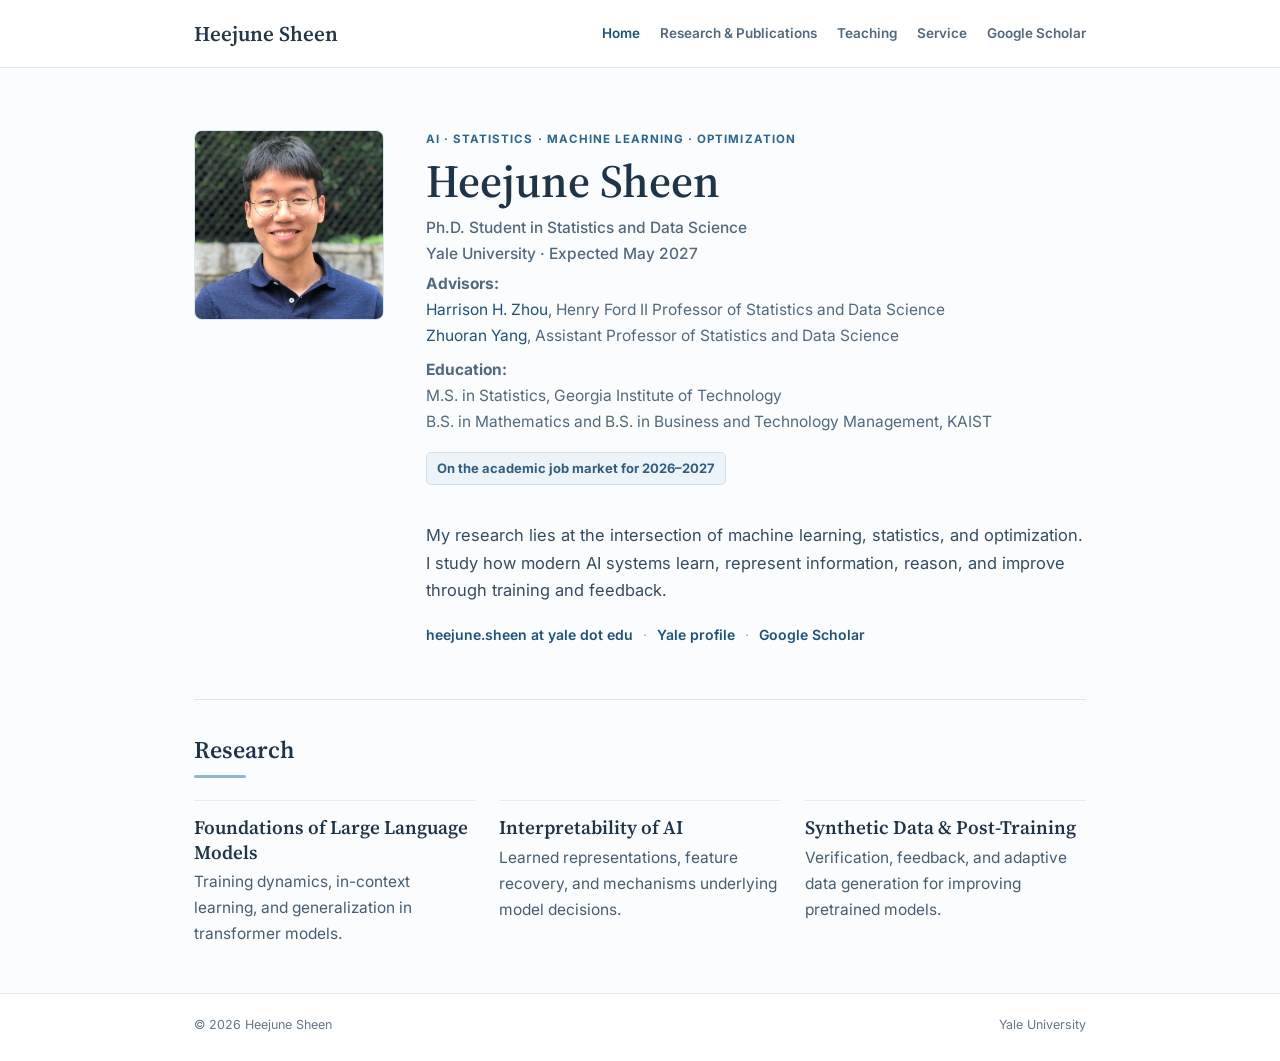
<file: index.html>
<!DOCTYPE html>

<html lang="en">
<head>
<meta charset="utf-8"/>
<meta content="width=device-width, initial-scale=1" name="viewport"/>
<meta content="Heejune Sheen — Ph.D. candidate in Statistics and Data Science at Yale University. Research in machine learning, statistics, optimization, and AI." name="description"/>
<title>Heejune Sheen | Yale Statistics &amp; Data Science</title>
<link href="https://fonts.googleapis.com" rel="preconnect"/>
<link crossorigin="" href="https://fonts.gstatic.com" rel="preconnect"/>
<link href="https://fonts.googleapis.com/css2?family=Inter:wght@400;500;600;700&amp;family=Source+Serif+4:opsz,wght@8..60,500;8..60,600&amp;display=swap" rel="stylesheet"/>
<link href="styles.css" rel="stylesheet">
</link></head>
<body>
<header class="site-header"><div class="nav-wrap">
<a class="brand" href="index.html">Heejune Sheen</a>
<nav aria-label="Primary navigation"><a class="active" href="index.html">Home</a><a href="research.html">Research &amp; Publications</a><a href="teaching.html">Teaching</a><a href="service.html">Service</a><a href="https://scholar.google.com/citations?user=pBkGEyMAAAAJ&amp;hl=en&amp;oi=ao" rel="noopener" target="_blank">Google Scholar</a></nav>
</div></header>
<main class="page-shell">
<section class="home-intro">
<div>
<img alt="Heejune Sheen" class="portrait" src="assets/heejune-sheen.jpg"/>
</div>
<div>
<p class="eyebrow">AI · Statistics · Machine Learning · Optimization</p>
<h1>Heejune Sheen</h1>
<p class="role">Ph.D. Student in Statistics and Data Science<br/>Yale University · Expected May 2027</p>
<p class="advisor"><strong>Advisors:</strong><br/>
<a href="https://medicine.yale.edu/profile/harrison-zhou/" rel="noopener" target="_blank">Harrison H. Zhou</a>, Henry Ford II Professor of Statistics and Data Science<br/>
<a href="https://statistics.yale.edu/people/faculty" rel="noopener" target="_blank">Zhuoran Yang</a>, Assistant Professor of Statistics and Data Science
      </p>
<p class="education"><strong>Education:</strong><br/>
        M.S. in Statistics, Georgia Institute of Technology<br/>
        B.S. in Mathematics and B.S. in Business and Technology Management, KAIST
      </p>
<div class="job-market">On the academic job market for 2026–2027</div>
<p class="lead">My research lies at the intersection of machine learning, statistics, and optimization. I study how modern AI systems learn, represent information, reason, and improve through training and feedback.</p>
<div class="contact-row"> <a href="mailto:heejune.sheen@yale.edu">heejune.sheen at yale dot edu</a>
  <span>·</span><a href="https://statistics.yale.edu/profile/heejune-sheen" rel="noopener" target="_blank">Yale profile</a><span>·</span><a href="https://scholar.google.com/citations?user=pBkGEyMAAAAJ&amp;hl=en&amp;oi=ao" rel="noopener" target="_blank">Google Scholar</a></div>
</div>
</section>
<section class="home-block">
<h2>Research</h2><div class="rule"></div>
<div class="theme-list">
<div class="theme"><h3>Foundations of Large Language Models</h3><p>Training dynamics, in-context learning, and generalization in transformer models.</p></div>
<div class="theme"><h3>Interpretability of AI</h3><p>Learned representations, feature recovery, and mechanisms underlying model decisions.</p></div>
<div class="theme"><h3>Synthetic Data &amp; Post-Training</h3><p>Verification, feedback, and adaptive data generation for improving pretrained models.</p></div>
</div>
</section>

</main>
<footer><div class="footer-inner"><span>© 2026 Heejune Sheen</span><span>Yale University</span></div></footer>
</body></html>
</file>
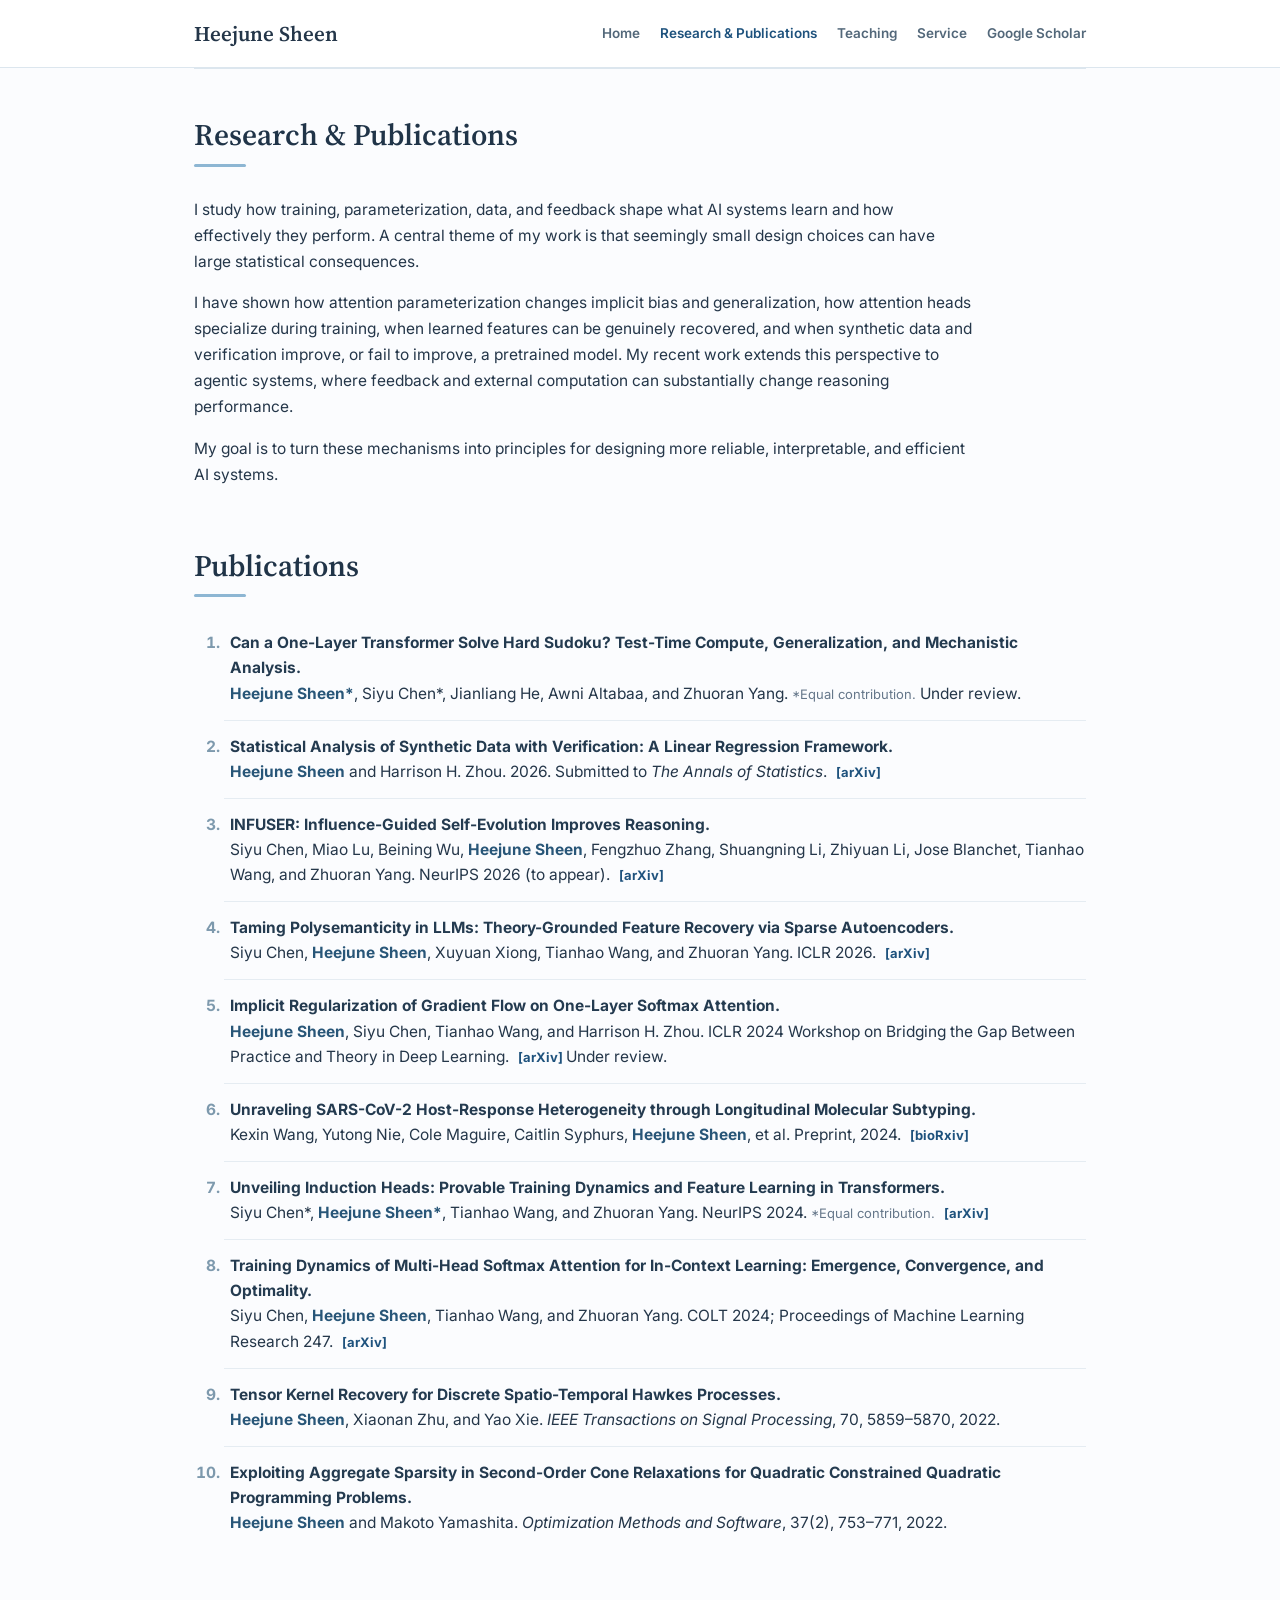
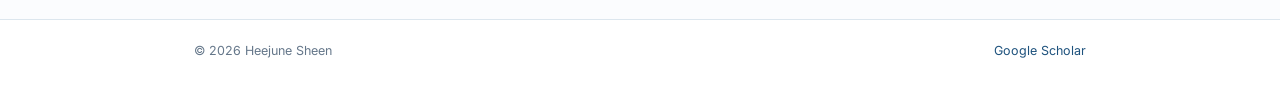
<file: research.html>
<!DOCTYPE html>
<html lang="en">

<head>
  <meta charset="utf-8" />
  <meta content="width=device-width, initial-scale=1" name="viewport" />

  <title>Research &amp; Publications | Heejune Sheen</title>

  <link href="https://fonts.googleapis.com" rel="preconnect" />
  <link crossorigin="" href="https://fonts.gstatic.com" rel="preconnect" />

  <link
    href="https://fonts.googleapis.com/css2?family=Inter:wght@400;500;600;700&amp;family=Source+Serif+4:opsz,wght@8..60,500;8..60,600&amp;display=swap"
    rel="stylesheet"
  />

  <link href="styles.css" rel="stylesheet" />
</head>

<body>

<header class="site-header">
  <div class="nav-wrap">
    <a class="brand" href="index.html">Heejune Sheen</a>

    <nav>
      <a href="index.html">Home</a>

      <a class="active" href="research.html">
        Research &amp; Publications
      </a>

      <a href="teaching.html">Teaching</a>

      <a href="service.html">Service</a>

      <a
        href="https://scholar.google.com/citations?user=pBkGEyMAAAAJ&amp;hl=en&amp;oi=ao"
        rel="noopener"
        target="_blank"
      >
        Google Scholar
      </a>
    </nav>
  </div>
</header>


<main class="page-shell">

  <section class="page-content">

    <div class="page-header">
      <h2>Research &amp; Publications</h2>
      <div class="rule"></div>
    </div>

    <div class="research-section">

      <p>
        I study how training, parameterization, data, and feedback shape what AI systems learn
        and how effectively they perform. A central theme of my work is that seemingly small design choices
        can have large statistical consequences.
      </p>

      <p>
        I have shown how attention parameterization changes implicit bias and generalization,
        how attention heads specialize during training, when learned features can be genuinely
        recovered, and when synthetic data and verification improve, or fail to improve, a
        pretrained model. My recent work extends this perspective to agentic systems, where
        feedback and external computation can substantially change reasoning performance.
      </p>

      <p>
        My goal is to turn these mechanisms into principles for designing more reliable,
        interpretable, and efficient AI systems.
      </p>

    </div>


    <h2 style="margin-top: 60px;">Publications</h2>
    <div class="rule"></div>

    <ol class="pub-list">

      <li>
        <p>
          <strong>
            Can a One-Layer Transformer Solve Hard Sudoku? Test-Time Compute,
            Generalization, and Mechanistic Analysis.
          </strong>
          <br />
          <span class="self">Heejune Sheen*</span>,
          Siyu Chen*, Jianliang He, Awni Altabaa, and Zhuoran Yang.
          <span class="note">*Equal contribution.</span>
          Under review.
        </p>
      </li>

      <li>
        <p>
          <strong>
            Statistical Analysis of Synthetic Data with Verification:
            A Linear Regression Framework.
          </strong>
          <br />
          <span class="self">Heejune Sheen</span>
          and Harrison H. Zhou. 2026.
          Submitted to <em>The Annals of Statistics</em>.
          <a
            href="https://arxiv.org/abs/2610.40254"
            rel="noopener"
            target="_blank"
          >
            [arXiv]
          </a>
        </p>
      </li>

      <li>
        <p>
          <strong>
            INFUSER: Influence-Guided Self-Evolution Improves Reasoning.
          </strong>
          <br />
          Siyu Chen, Miao Lu, Beining Wu,
          <span class="self">Heejune Sheen</span>,
          Fengzhuo Zhang, Shuangning Li, Zhiyuan Li, Jose Blanchet,
          Tianhao Wang, and Zhuoran Yang.
          NeurIPS 2026 (to appear).
          <a
            href="https://arxiv.org/abs/2606.09052"
            rel="noopener"
            target="_blank"
          >
            [arXiv]
          </a>
        </p>
      </li>

      <li>
        <p>
          <strong>
            Taming Polysemanticity in LLMs: Theory-Grounded Feature Recovery
            via Sparse Autoencoders.
          </strong>
          <br />
          Siyu Chen,
          <span class="self">Heejune Sheen</span>,
          Xuyuan Xiong, Tianhao Wang, and Zhuoran Yang.
          ICLR 2026.
          <a
            href="https://arxiv.org/abs/2506.14002"
            rel="noopener"
            target="_blank"
          >
            [arXiv]
          </a>
        </p>
      </li>

      <li>
        <p>
          <strong>
            Implicit Regularization of Gradient Flow on One-Layer Softmax Attention.
          </strong>
          <br />
          <span class="self">Heejune Sheen</span>,
          Siyu Chen, Tianhao Wang, and Harrison H. Zhou.
          ICLR 2024 Workshop on Bridging the Gap Between Practice and Theory
          in Deep Learning.
          <a
            href="https://arxiv.org/abs/2403.08699"
            rel="noopener"
            target="_blank"
          >
            [arXiv]
          </a>
          Under review.
        </p>
      </li>

      <li>
        <p>
          <strong>
            Unraveling SARS-CoV-2 Host-Response Heterogeneity through
            Longitudinal Molecular Subtyping.
          </strong>
          <br />
          Kexin Wang, Yutong Nie, Cole Maguire, Caitlin Syphurs,
          <span class="self">Heejune Sheen</span>, et al.
          Preprint, 2024.
          <a
            href="https://doi.org/10.1101/2024.11.22.624784"
            rel="noopener"
            target="_blank"
          >
            [bioRxiv]
          </a>
        </p>
      </li>

      <li>
        <p>
          <strong>
            Unveiling Induction Heads: Provable Training Dynamics and
            Feature Learning in Transformers.
          </strong>
          <br />
          Siyu Chen*,
          <span class="self">Heejune Sheen*</span>,
          Tianhao Wang, and Zhuoran Yang.
          NeurIPS 2024.
          <span class="note">*Equal contribution.</span>
          <a
            href="https://arxiv.org/abs/2409.10559"
            rel="noopener"
            target="_blank"
          >
            [arXiv]
          </a>
        </p>
      </li>

      <li>
        <p>
          <strong>
            Training Dynamics of Multi-Head Softmax Attention for
            In-Context Learning: Emergence, Convergence, and Optimality.
          </strong>
          <br />
          Siyu Chen,
          <span class="self">Heejune Sheen</span>,
          Tianhao Wang, and Zhuoran Yang.
          COLT 2024; Proceedings of Machine Learning Research 247.
          <a
            href="https://arxiv.org/abs/2402.19442"
            rel="noopener"
            target="_blank"
          >
            [arXiv]
          </a>
        </p>
      </li>

      <li>
        <p>
          <strong>
            Tensor Kernel Recovery for Discrete Spatio-Temporal Hawkes Processes.
          </strong>
          <br />
          <span class="self">Heejune Sheen</span>,
          Xiaonan Zhu, and Yao Xie.
          <em>IEEE Transactions on Signal Processing</em>,
          70, 5859–5870, 2022.
        </p>
      </li>

      <li>
        <p>
          <strong>
            Exploiting Aggregate Sparsity in Second-Order Cone Relaxations
            for Quadratic Constrained Quadratic Programming Problems.
          </strong>
          <br />
          <span class="self">Heejune Sheen</span>
          and Makoto Yamashita.
          <em>Optimization Methods and Software</em>,
          37(2), 753–771, 2022.
        </p>
      </li>

    </ol>

  </section>

</main>


<footer>
  <div class="footer-inner">

    <span>© 2026 Heejune Sheen</span>

    <a
      href="https://scholar.google.com/citations?user=pBkGEyMAAAAJ&amp;hl=en&amp;oi=ao"
      rel="noopener"
      target="_blank"
    >
      Google Scholar
    </a>

  </div>
</footer>

</body>
</html>
</file>
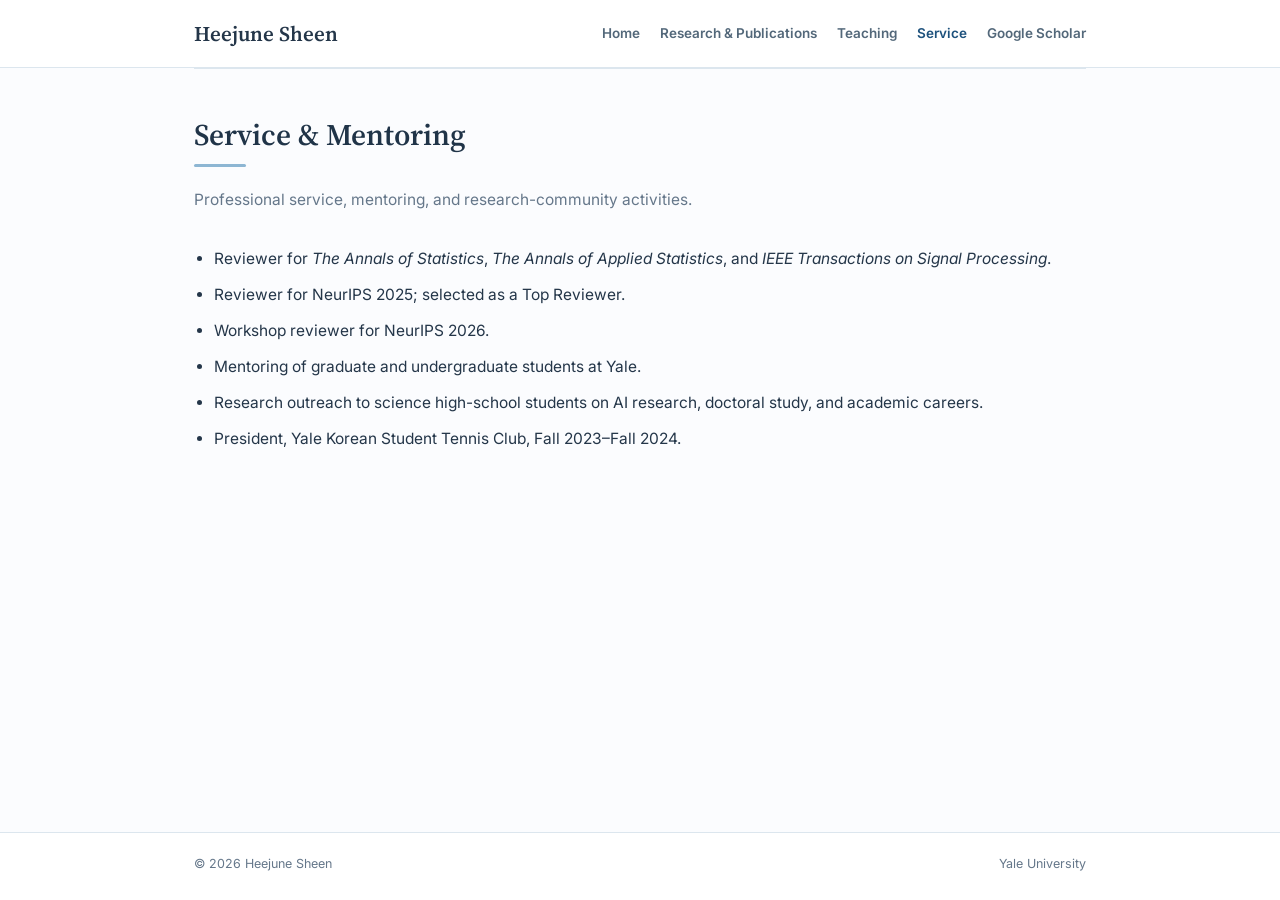
<file: service.html>
<!DOCTYPE html>
<html lang="en"><head><meta charset="utf-8"/><meta content="width=device-width,initial-scale=1" name="viewport"/><title>Service | Heejune Sheen</title><link href="https://fonts.googleapis.com" rel="preconnect"/><link crossorigin="" href="https://fonts.gstatic.com" rel="preconnect"/><link href="https://fonts.googleapis.com/css2?family=Inter:wght@400;500;600;700&amp;family=Source+Serif+4:opsz,wght@8..60,500;8..60,600&amp;display=swap" rel="stylesheet"/><link href="styles.css" rel="stylesheet"/></head><body>
<header class="site-header"><div class="nav-wrap"><a class="brand" href="index.html">Heejune Sheen</a><nav><a href="index.html">Home</a><a href="research.html">Research &amp; Publications</a><a href="teaching.html">Teaching</a><a class="active" href="service.html">Service</a><a href="https://scholar.google.com/citations?user=pBkGEyMAAAAJ&amp;hl=en&amp;oi=ao" rel="noopener" target="_blank">Google Scholar</a></nav></div></header>
<main class="page-shell"><section class="page-content"><div class="page-header"><h2>Service &amp; Mentoring</h2><div class="rule"></div><p>Professional service, mentoring, and research-community activities.</p></div>
<ul class="service-list"><li>Reviewer for <em>The Annals of Statistics</em>, <em>The Annals of Applied Statistics</em>, and <em>IEEE Transactions on Signal Processing</em>.</li><li>Reviewer for NeurIPS 2025; selected as a Top Reviewer.</li><li>Workshop reviewer for NeurIPS 2026.</li><li>Mentoring of graduate and undergraduate students at Yale.</li><li>Research outreach to science high-school students on AI research, doctoral study, and academic careers.</li><li>President, Yale Korean Student Tennis Club, Fall 2023–Fall 2024.</li></ul>
</section></main><footer><div class="footer-inner"><span>© 2026 Heejune Sheen</span><span>Yale University</span></div></footer></body></html>
</file>
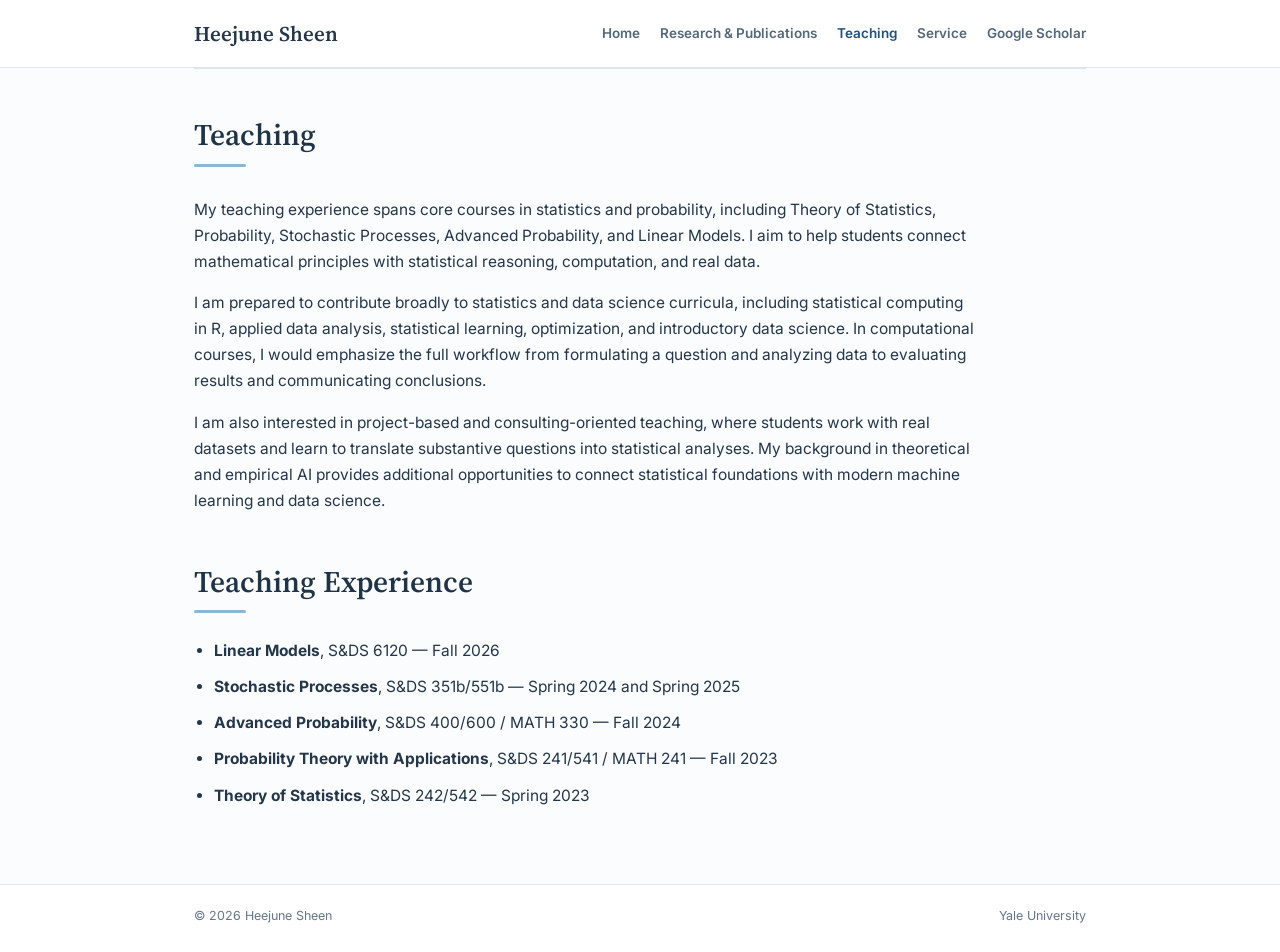
<file: teaching.html>
<!DOCTYPE html>
<html lang="en">

<head>
  <meta charset="utf-8" />
  <meta content="width=device-width, initial-scale=1" name="viewport" />

  <title>Teaching | Heejune Sheen</title>

  <link href="https://fonts.googleapis.com" rel="preconnect" />
  <link crossorigin="" href="https://fonts.gstatic.com" rel="preconnect" />

  <link
    href="https://fonts.googleapis.com/css2?family=Inter:wght@400;500;600;700&amp;family=Source+Serif+4:opsz,wght@8..60,500;8..60,600&amp;display=swap"
    rel="stylesheet"
  />

  <link href="styles.css" rel="stylesheet" />
</head>

<body>

<header class="site-header">
  <div class="nav-wrap">

    <a class="brand" href="index.html">Heejune Sheen</a>

    <nav>
      <a href="index.html">Home</a>

      <a href="research.html">
        Research &amp; Publications
      </a>

      <a class="active" href="teaching.html">
        Teaching
      </a>

      <a href="service.html">
        Service
      </a>

      <a
        href="https://scholar.google.com/citations?user=pBkGEyMAAAAJ&amp;hl=en&amp;oi=ao"
        rel="noopener"
        target="_blank"
      >
        Google Scholar
      </a>
    </nav>

  </div>
</header>


<main class="page-shell">

  <section class="page-content">

    <div class="page-header">
      <h2>Teaching</h2>
      <div class="rule"></div>
    </div>

    <div class="research-section">

      <p>
        My teaching experience spans core courses in statistics and probability,
        including Theory of Statistics, Probability, Stochastic Processes,
        Advanced Probability, and Linear Models. I aim to help students connect
        mathematical principles with statistical reasoning, computation, and
        real data.
      </p>

      <p>
        I am prepared to contribute broadly to statistics and data science
        curricula, including statistical computing in R, applied data analysis,
        statistical learning, optimization, and introductory data science. In
        computational courses, I would emphasize the full workflow from
        formulating a question and analyzing data to evaluating results and
        communicating conclusions.
      </p>

      <p>
        I am also interested in project-based and consulting-oriented teaching,
        where students work with real datasets and learn to translate substantive
        questions into statistical analyses. My background in theoretical and
        empirical AI provides additional opportunities to connect statistical
        foundations with modern machine learning and data science.
      </p>

    </div>


    <h2 style="margin-top: 50px;">Teaching Experience</h2>
    <div class="rule"></div>

    <ul class="teaching-list">

      <li>
        <strong>Linear Models</strong>,
        S&amp;DS 6120 — Fall 2026
      </li>

      <li>
        <strong>Stochastic Processes</strong>,
        S&amp;DS 351b/551b — Spring 2024 and Spring 2025
      </li>

      <li>
        <strong>Advanced Probability</strong>,
        S&amp;DS 400/600 / MATH 330 — Fall 2024
      </li>

      <li>
        <strong>Probability Theory with Applications</strong>,
        S&amp;DS 241/541 / MATH 241 — Fall 2023
      </li>

      <li>
        <strong>Theory of Statistics</strong>,
        S&amp;DS 242/542 — Spring 2023
      </li>

    </ul>

  </section>

</main>


<footer>
  <div class="footer-inner">
    <span>© 2026 Heejune Sheen</span>
    <span>Yale University</span>
  </div>
</footer>

</body>
</html>
</file>
<file: styles.css>
:root {
  --bg: #fbfcfe;
  --paper: #ffffff;
  --ink: #243649;
  --muted: #65778a;
  --blue: #2b6692;
  --blue-dark: #1e527d;
  --blue-soft: #edf4f9;
  --line: #dce6ee;
  --max: 940px;
}

* { box-sizing: border-box; }
html { min-height: 100%; }
body {
  margin: 0;
  min-height: 100vh;
  display: flex;
  flex-direction: column;
  background: var(--bg);
  color: var(--ink);
  font-family: Inter, -apple-system, BlinkMacSystemFont, "Segoe UI", sans-serif;
  font-size: 15.5px;
  line-height: 1.68;
  -webkit-font-smoothing: antialiased;
}

a { color: var(--blue-dark); text-decoration: none; }
a:hover { color: var(--blue); text-decoration: underline; text-underline-offset: 3px; }

.site-header {
  background: rgba(255,255,255,.96);
  border-bottom: 1px solid var(--line);
}

.nav-wrap {
  max-width: var(--max);
  margin: 0 auto;
  padding: 16px 24px;
  display: flex;
  align-items: center;
  justify-content: space-between;
  gap: 22px;
}

.brand {
  font-family: "Source Serif 4", Georgia, serif;
  font-size: 21px;
  font-weight: 600;
  color: var(--ink);
  white-space: nowrap;
}
.brand:hover { text-decoration: none; }
nav { display: flex; flex-wrap: wrap; justify-content: flex-end; gap: 10px 20px; }
nav a { font-size: 13.5px; font-weight: 600; color: #53687a; }
nav a.active { color: var(--blue-dark); }

.page-shell { width: 100%; max-width: var(--max); margin: 0 auto; padding: 0 24px; }
main { flex: 1; }

.home-intro {
  display: grid;
  grid-template-columns: 190px 1fr;
  gap: 42px;
  padding-top: 62px;
  padding-bottom: 52px;
  align-items: start;
}

.portrait {
  display: block;
  width: 190px;
  aspect-ratio: 1/1;
  object-fit: cover;
  border-radius: 8px;
  border: 1px solid var(--line);
  background: #eef3f7;
}

.eyebrow {
  margin: 0 0 6px;
  color: var(--blue);
  font-size: 11.5px;
  font-weight: 700;
  letter-spacing: .09em;
  text-transform: uppercase;
}

h1, h2, h3 { font-family: "Source Serif 4", Georgia, serif; color: #203448; }
h1 { margin: 0; font-size: clamp(36px, 5vw, 46px); line-height: 1.08; font-weight: 600; }
h2 { margin: 0; font-size: 30px; line-height: 1.18; font-weight: 600; }
h3 { margin: 0 0 5px; font-size: 19px; line-height: 1.3; font-weight: 600; }

.role { margin: 10px 0 4px; color: #52697d; font-weight: 500; }
.advisor { margin: 2px 0 8px; color: #52697d; }
.education { margin: 2px 0 12px; color: #52697d; }
.job-market {
  display: inline-block;
  margin: 4px 0 20px;
  padding: 5px 10px;
  border: 1px solid #cfe0ec;
  border-radius: 5px;
  background: var(--blue-soft);
  color: #315e80;
  font-size: 13px;
  font-weight: 700;
}
.lead { max-width: 670px; font-size: 16.5px; color: #354c60; }
.contact-row { display: flex; flex-wrap: wrap; gap: 8px 10px; margin-top: 18px; font-size: 14px; }
.contact-row span { color: #a2afba; }
.contact-row a { font-weight: 600; }

.home-block, .page-content { border-top: 1px solid var(--line); }
.home-block { padding: 36px 0 46px; }
.home-block h2 { font-size: 24px; }
.page-content { padding: 48px 0 70px; }
.page-header { margin-bottom: 28px; }
.page-header p { max-width: 720px; margin: 10px 0 0; color: var(--muted); }
.rule { width: 52px; height: 3px; margin: 11px 0 20px; background: #8db6d3; border-radius: 3px; }

.theme-list { display: grid; grid-template-columns: repeat(3, 1fr); gap: 24px; margin-top: 22px; }
.theme { padding-top: 14px; border-top: 1px solid #e4ebf1; }
.theme p { margin: 0; color: #475d70; }

.news-list, .plain-list { list-style: none; padding: 0; margin: 0; }
.news-list li {
  display: grid;
  grid-template-columns: 95px 1fr;
  gap: 18px;
  padding: 12px 0;
  border-bottom: 1px solid #e7edf2;
}
.news-list li:last-child { border-bottom: 0; }
.date { color: var(--muted); font-size: 13px; font-weight: 700; }

.research-section { margin-top: 30px; }
.research-section:first-of-type { margin-top: 0; }
.research-section p { max-width: 780px; margin-top: 8px; }

.pub-list { margin: 0; padding-left: 30px; }
.pub-list li { padding: 13px 0 14px 6px; border-bottom: 1px solid #e5ecf2; }
.pub-list li:last-child { border-bottom: 0; }
.pub-list li::marker { color: #7d99ad; font-weight: 700; }
.pub-list p { margin: 0; line-height: 1.62; }
.pub-list strong { color: #243b50; }
.pub-list a { margin-left: 5px; font-size: 13px; font-weight: 700; }
.self { font-weight: 700; color: #285678; }
.note { color: var(--muted); font-size: 13px; }

.teaching-list, .service-list { margin: 16px 0 0; padding-left: 20px; }
.teaching-list li, .service-list li { padding: 5px 0; }

.callout {
  margin-top: 28px;
  padding: 16px 18px;
  border-left: 3px solid #8db6d3;
  background: #f4f8fb;
  color: #42586b;
}

footer { border-top: 1px solid var(--line); background: #fff; }
.footer-inner { max-width: var(--max); margin: 0 auto; padding: 20px 24px 26px; display: flex; justify-content: space-between; gap: 20px; color: var(--muted); font-size: 12.5px; }

@media (max-width: 760px) {
  .nav-wrap { flex-direction: column; align-items: flex-start; gap: 8px; }
  nav { justify-content: flex-start; gap: 8px 15px; }
  .home-intro { grid-template-columns: 1fr; gap: 26px; padding-top: 42px; }
  .portrait { width: 180px; }
  .theme-list { grid-template-columns: 1fr; gap: 12px; }
  .news-list li { grid-template-columns: 78px 1fr; gap: 12px; }
}

@media (max-width: 460px) {
  .page-shell, .nav-wrap, .footer-inner { padding-left: 18px; padding-right: 18px; }
  nav a { font-size: 13px; }
  .news-list li { display: block; }
  .date { display: block; margin-bottom: 2px; }
}
</file>
